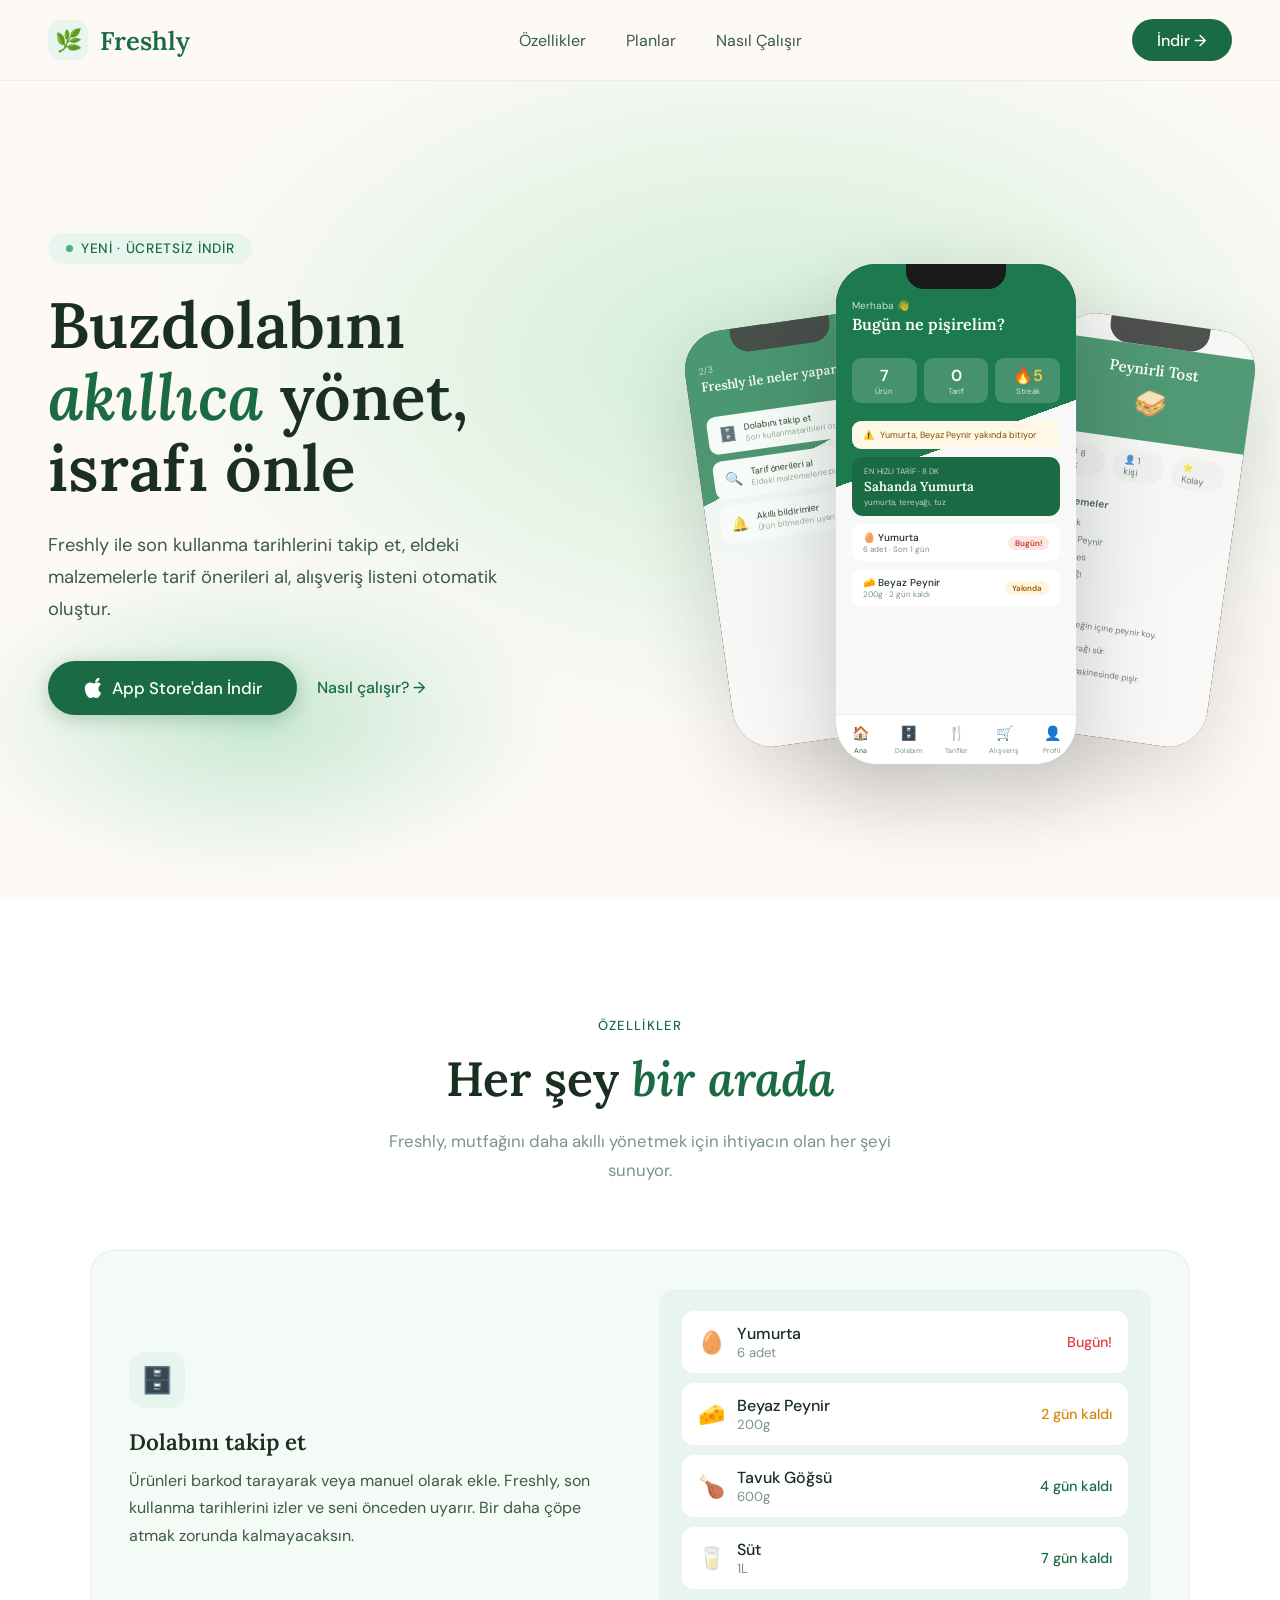
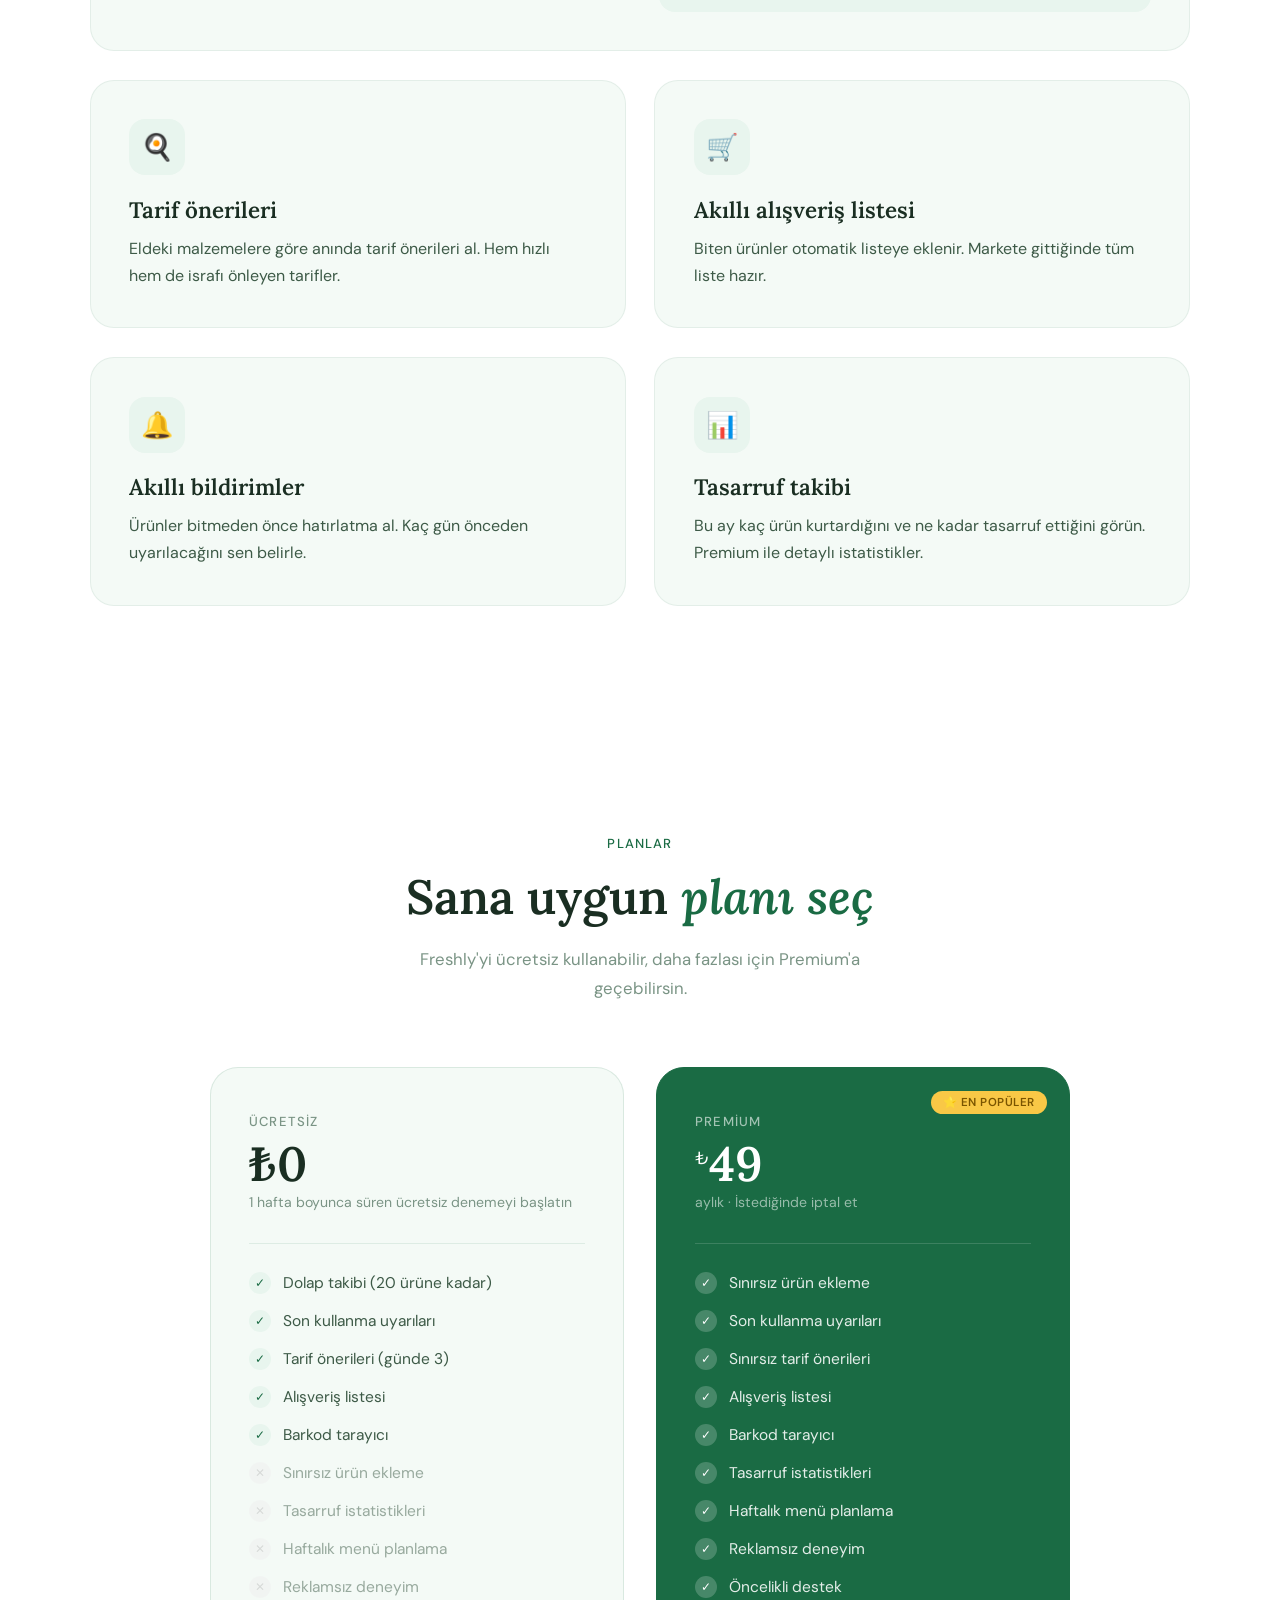
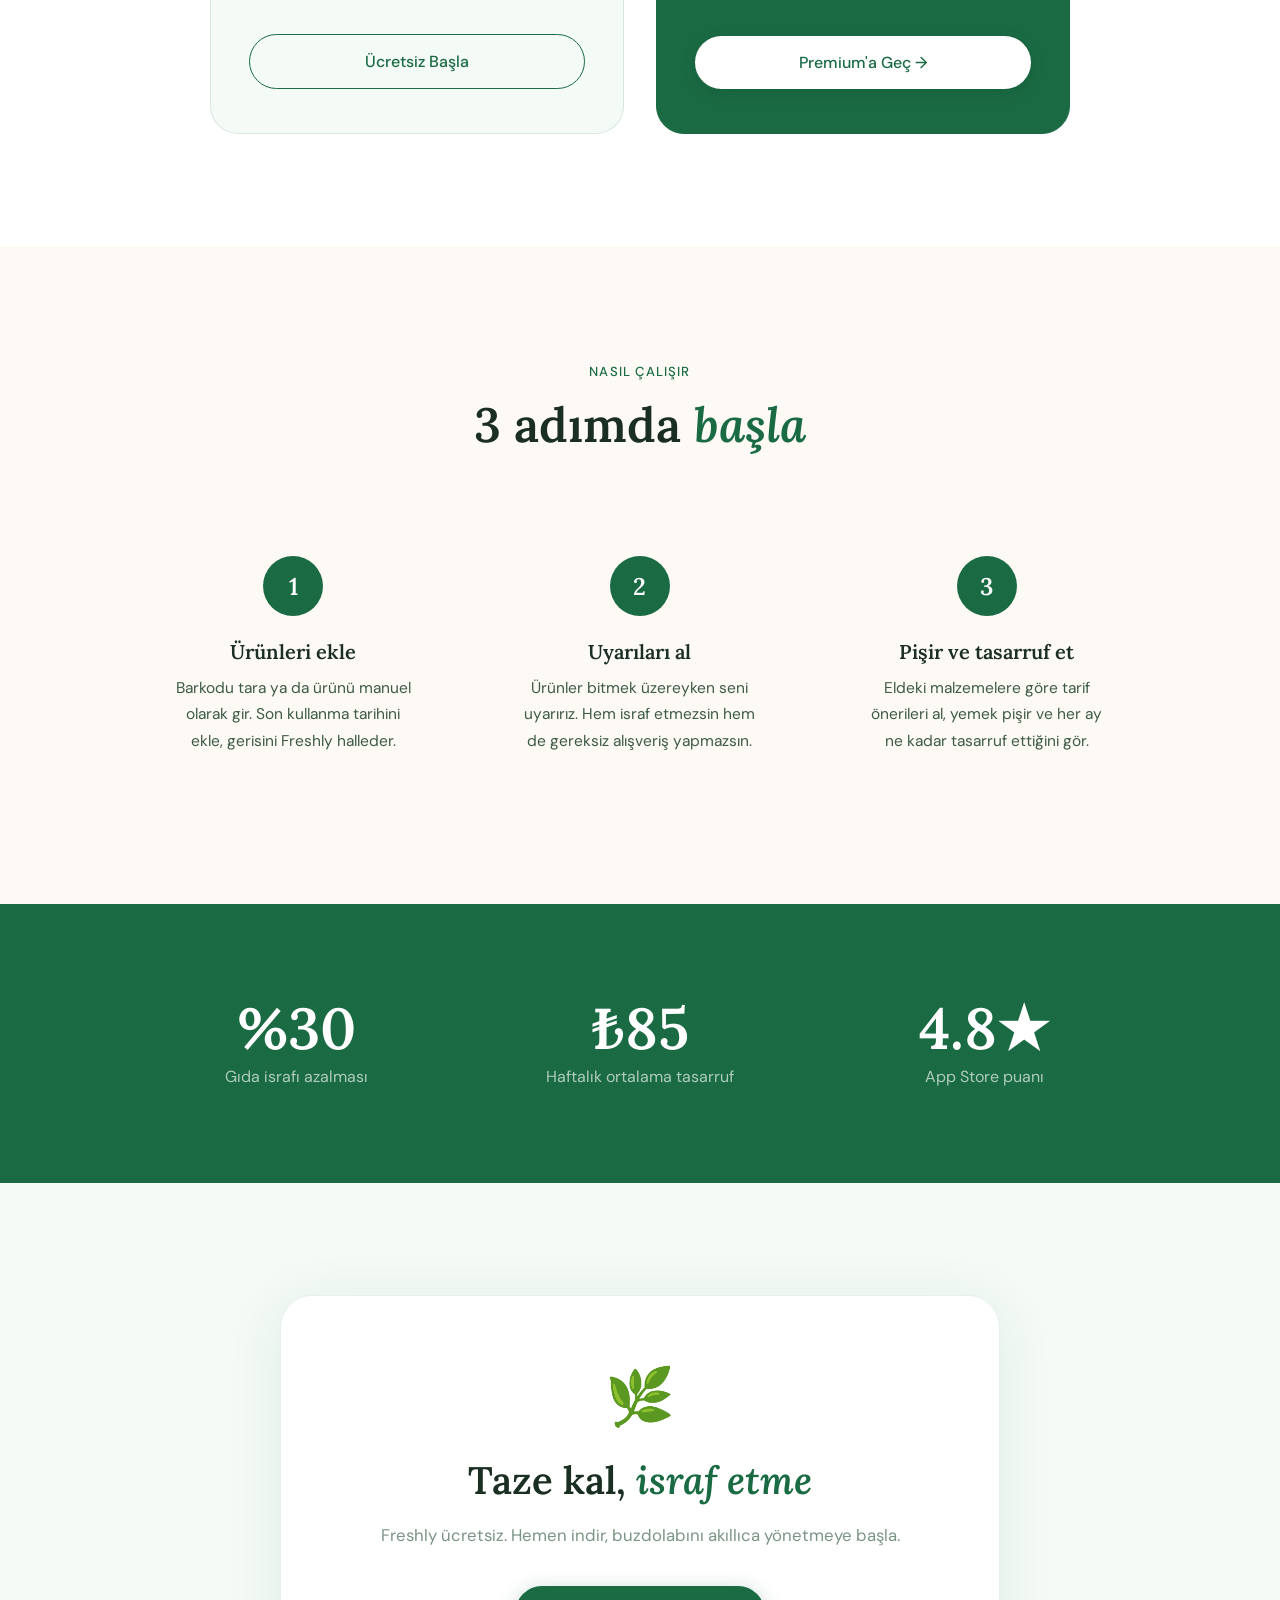
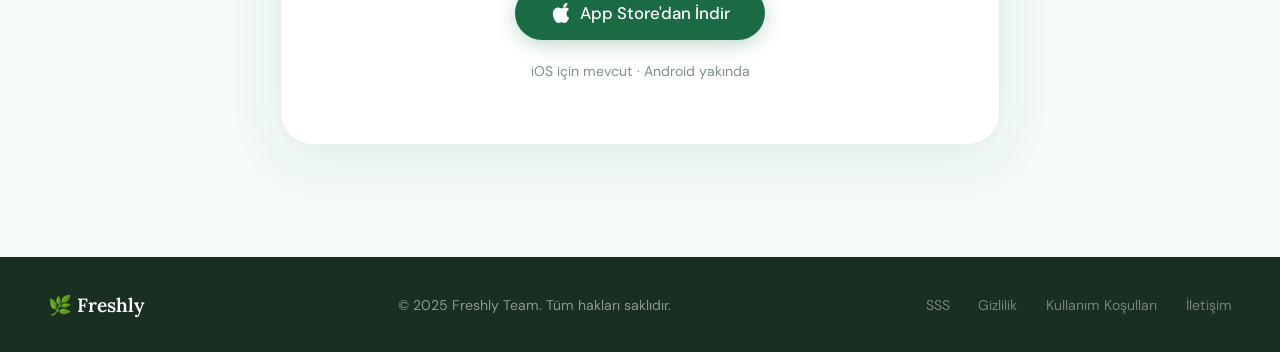
<file: index.html>
<!DOCTYPE html>
<html lang="tr">
<head>
<meta charset="UTF-8">
<meta name="viewport" content="width=device-width, initial-scale=1.0">
<title>Freshly – Buzdolabını akıllıca yönet</title>
<link rel="icon" href="data:image/svg+xml,<svg xmlns='http://www.w3.org/2000/svg' viewBox='0 0 100 100'><text y='.9em' font-size='90'>🌿</text></svg>">
<link href="https://fonts.googleapis.com/css2?family=Lora:ital,wght@0,400;0,600;1,400;1,600&family=DM+Sans:wght@300;400;500&display=swap" rel="stylesheet">
<link rel="stylesheet" href="style.css">
</head>
<body>

<nav>
  <a href="#" class="nav-logo">
    <span class="nav-logo-icon">🌿</span>
    Freshly
  </a>
  <ul class="nav-links">
    <li><a href="#features">Özellikler</a></li>
    <li><a href="#pricing">Planlar</a></li>
    <li><a href="#howitworks">Nasıl Çalışır</a></li>
  </ul>
  <a href="#download" class="nav-cta">İndir →</a>
  <div class="nav-hamburger" onclick="toggleMenu()" aria-label="Menü">
    <span></span><span></span><span></span>
  </div>
</nav>

<div class="mobile-menu" id="mobileMenu">
  <a href="#features" onclick="toggleMenu()">Özellikler</a>
  <a href="#pricing" onclick="toggleMenu()">Planlar</a>
  <a href="#howitworks" onclick="toggleMenu()">Nasıl Çalışır</a>
  <a href="#download" class="mobile-cta" onclick="toggleMenu()">İndir →</a>
</div>

<!-- HERO -->
<section class="hero">
  <div class="hero-bg"></div>
  <div class="hero-inner">
    <div class="hero-text reveal">
      <div class="hero-tag"><span></span> Yeni · Ücretsiz İndir</div>
      <h1>Buzdolabını <em>akıllıca</em> yönet, israfı önle</h1>
      <p>Freshly ile son kullanma tarihlerini takip et, eldeki malzemelerle tarif önerileri al, alışveriş listeni otomatik oluştur.</p>
      <div class="hero-actions">
        <a href="#" class="btn-primary" style="display:inline-flex;">
  <svg width="20" height="20" viewBox="0 0 814 1000" fill="white" xmlns="http://www.w3.org/2000/svg">
    <path d="M788.1 340.9c-5.8 4.5-108.2 62.2-108.2 190.5 0 148.4 130.3 200.9 134.2 202.2-.6 3.2-20.7 71.9-68.7 141.9-42.8 61.6-87.5 123.1-155.5 123.1s-85.5-39.5-164-39.5c-76 0-103.7 40.8-165.9 40.8s-105-57.8-155.5-127.4C46 790.7 0 663 0 541.8c0-207.5 135.4-317.3 269-317.3 71 0 130.1 46.8 174.9 46.8 42.8 0 109.7-49.5 189.2-49.5 30.4 0 108.2 2.6 168.6 74.9zm-111.4-192.6c33.1-39.5 56.7-95.2 56.7-150.9 0-7.7-.6-15.5-1.9-22.3-53.9 2-117.5 36.1-155.5 81.5-29.8 33.7-57.8 89.8-57.8 146.5 0 8.3 1.3 16.6 1.9 19.2 3.2.6 8.4 1.3 13.6 1.3 48.1 0 108.8-32.4 142.9-75.3z"/>
  </svg>
  App Store'dan İndir
</a>
        <a href="#features" class="btn-secondary">Nasıl çalışır? →</a>
      </div>
    </div>
    <div class="hero-phones reveal reveal-delay-2">
      <div class="phone-mockup phone-left">
        <div class="phone-screen" style="background:linear-gradient(160deg,#1d7a4e 0%,#1d7a4e 35%,#f8f8f8 35%);">
          <div class="phone-notch"></div>
          <div class="phone-header" style="padding:7px 14px 12px;">
            <div style="font-size:9px;color:rgba(255,255,255,0.7);margin-bottom:2px;">2/3</div>
            <div style="font-family:'Lora',serif;font-size:13px;font-weight:600;color:white;">Freshly ile neler yaparsın?</div>
          </div>
          <div style="flex:1;padding:10px 14px;display:flex;flex-direction:column;gap:7px;">
            <div style="background:white;border-radius:9px;padding:8px 11px;display:flex;gap:9px;align-items:center;">
              <span style="font-size:14px;">🗄️</span>
              <div><div style="font-size:9px;font-weight:500;color:#1a2e22;">Dolabını takip et</div><div style="font-size:8px;color:#7a9485;">Son kullanma tarihleri otomatik</div></div>
            </div>
            <div style="background:white;border-radius:9px;padding:8px 11px;display:flex;gap:9px;align-items:center;">
              <span style="font-size:14px;">🔍</span>
              <div><div style="font-size:9px;font-weight:500;color:#1a2e22;">Tarif önerileri al</div><div style="font-size:8px;color:#7a9485;">Eldeki malzemelerle pişir</div></div>
            </div>
            <div style="background:white;border-radius:9px;padding:8px 11px;display:flex;gap:9px;align-items:center;">
              <span style="font-size:14px;">🔔</span>
              <div><div style="font-size:9px;font-weight:500;color:#1a2e22;">Akıllı bildirimler</div><div style="font-size:8px;color:#7a9485;">Ürün bitmeden uyarı al</div></div>
            </div>
          </div>
        </div>
      </div>
      <div class="phone-mockup phone-main">
        <div class="phone-screen">
          <div class="phone-notch"></div>
          <div class="phone-header">
            <div class="phone-greeting">Merhaba 👋</div>
            <div class="phone-title">Bugün ne pişirelim?</div>
          </div>
          <div class="phone-stats">
            <div class="phone-stat"><div class="phone-stat-num">7</div><div class="phone-stat-label">Ürün</div></div>
            <div class="phone-stat"><div class="phone-stat-num">0</div><div class="phone-stat-label">Tarif</div></div>
            <div class="phone-stat"><div class="phone-stat-num" style="color:#f9c846;">🔥5</div><div class="phone-stat-label">Streak</div></div>
          </div>
          <div class="phone-body">
            <div class="phone-alert">⚠️ <span>Yumurta, Beyaz Peynir yakında bitiyor</span></div>
            <div class="phone-card">
              <div class="phone-card-label">EN HIZLI TARİF · 8 DK</div>
              <div class="phone-card-title">Sahanda Yumurta</div>
              <div class="phone-card-sub">yumurta, tereyağı, tuz</div>
            </div>
            <div class="phone-item">
              <div><div class="phone-item-name">🥚 Yumurta</div><div class="phone-item-sub">6 adet · Son 1 gün</div></div>
              <span class="phone-item-badge badge-red">Bugün!</span>
            </div>
            <div class="phone-item">
              <div><div class="phone-item-name">🧀 Beyaz Peynir</div><div class="phone-item-sub">200g · 2 gün kaldı</div></div>
              <span class="phone-item-badge badge-yellow">Yakında</span>
            </div>
          </div>
          <div class="phone-nav">
            <div class="phone-nav-item active"><div class="phone-nav-dot">🏠</div><span>Ana</span></div>
            <div class="phone-nav-item"><div class="phone-nav-dot">🗄️</div><span>Dolabım</span></div>
            <div class="phone-nav-item"><div class="phone-nav-dot">🍴</div><span>Tarifler</span></div>
            <div class="phone-nav-item"><div class="phone-nav-dot">🛒</div><span>Alışveriş</span></div>
            <div class="phone-nav-item"><div class="phone-nav-dot">👤</div><span>Profil</span></div>
          </div>
        </div>
      </div>
      <div class="phone-mockup phone-right">
        <div class="phone-screen" style="background:#f8f8f8;">
          <div class="phone-notch" style="background:#1a1a1a;"></div>
          <div style="background:#1d7a4e;padding:14px 16px;text-align:center;">
            <div style="font-family:'Lora',serif;font-size:15px;font-weight:600;color:white;">Peynirli Tost</div>
            <div style="font-size:26px;margin:7px 0;">🥪</div>
          </div>
          <div style="padding:11px 16px;display:flex;gap:8px;">
            <span style="background:#f0f0f0;border-radius:100px;padding:4px 11px;font-size:9px;color:#444;">⏱ 8 dk</span>
            <span style="background:#f0f0f0;border-radius:100px;padding:4px 11px;font-size:9px;color:#444;">👤 1 kişi</span>
            <span style="background:#f0f0f0;border-radius:100px;padding:4px 11px;font-size:9px;color:#444;">⭐ Kolay</span>
          </div>
          <div style="padding:8px 16px;">
            <div style="font-size:10px;font-weight:600;color:#1a2e22;margin-bottom:7px;">Malzemeler</div>
            <div style="font-size:9px;color:#3d5a47;line-height:1.9;">• Ekmek<br>• Beyaz Peynir<br>• Domates<br>• Tereyağı</div>
          </div>
          <div style="padding:8px 16px;">
            <div style="font-size:10px;font-weight:600;color:#1a2e22;margin-bottom:7px;">Yapılışı</div>
            <div style="display:flex;flex-direction:column;gap:6px;">
              <div style="display:flex;gap:8px;align-items:flex-start;font-size:8.5px;color:#3d5a47;"><span style="width:17px;height:17px;background:#1d7a4e;border-radius:50%;color:white;font-size:9px;display:flex;align-items:center;justify-content:center;flex-shrink:0;">1</span>Ekmeğin içine peynir koy.</div>
              <div style="display:flex;gap:8px;align-items:flex-start;font-size:8.5px;color:#3d5a47;"><span style="width:17px;height:17px;background:#1d7a4e;border-radius:50%;color:white;font-size:9px;display:flex;align-items:center;justify-content:center;flex-shrink:0;">2</span>Tereyağı sür.</div>
              <div style="display:flex;gap:8px;align-items:flex-start;font-size:8.5px;color:#3d5a47;"><span style="width:17px;height:17px;background:#1d7a4e;border-radius:50%;color:white;font-size:9px;display:flex;align-items:center;justify-content:center;flex-shrink:0;">3</span>Tost makinesinde pişir.</div>
            </div>
          </div>
        </div>
      </div>
    </div>
  </div>
</section>

<!-- FEATURES -->
<section class="features" id="features">
  <div class="section-center reveal">
    <div class="section-tag">Özellikler</div>
    <h2 class="section-title">Her şey <em>bir arada</em></h2>
    <p class="section-desc">Freshly, mutfağını daha akıllı yönetmek için ihtiyacın olan her şeyi sunuyor.</p>
  </div>
  <div class="features-grid">
    <div class="feature-card large reveal">
      <div>
        <div class="feature-icon">🗄️</div>
        <h3>Dolabını takip et</h3>
        <p>Ürünleri barkod tarayarak veya manuel olarak ekle. Freshly, son kullanma tarihlerini izler ve seni önceden uyarır. Bir daha çöpe atmak zorunda kalmayacaksın.</p>
      </div>
      <div class="feature-visual">
        <div class="fv-row"><div style="display:flex;align-items:center;"><span class="fv-emoji">🥚</span><div><div class="fv-name">Yumurta</div><div class="fv-sub">6 adet</div></div></div><span class="fv-days red">Bugün!</span></div>
        <div class="fv-row"><div style="display:flex;align-items:center;"><span class="fv-emoji">🧀</span><div><div class="fv-name">Beyaz Peynir</div><div class="fv-sub">200g</div></div></div><span class="fv-days yellow">2 gün kaldı</span></div>
        <div class="fv-row"><div style="display:flex;align-items:center;"><span class="fv-emoji">🍗</span><div><div class="fv-name">Tavuk Göğsü</div><div class="fv-sub">600g</div></div></div><span class="fv-days green">4 gün kaldı</span></div>
        <div class="fv-row"><div style="display:flex;align-items:center;"><span class="fv-emoji">🥛</span><div><div class="fv-name">Süt</div><div class="fv-sub">1L</div></div></div><span class="fv-days green">7 gün kaldı</span></div>
      </div>
    </div>
    <div class="feature-card reveal reveal-delay-1">
      <div class="feature-icon">🍳</div>
      <h3>Tarif önerileri</h3>
      <p>Eldeki malzemelere göre anında tarif önerileri al. Hem hızlı hem de israfı önleyen tarifler.</p>
    </div>
    <div class="feature-card reveal reveal-delay-2">
      <div class="feature-icon">🛒</div>
      <h3>Akıllı alışveriş listesi</h3>
      <p>Biten ürünler otomatik listeye eklenir. Markete gittiğinde tüm liste hazır.</p>
    </div>
    <div class="feature-card reveal reveal-delay-1">
      <div class="feature-icon">🔔</div>
      <h3>Akıllı bildirimler</h3>
      <p>Ürünler bitmeden önce hatırlatma al. Kaç gün önceden uyarılacağını sen belirle.</p>
    </div>
    <div class="feature-card reveal reveal-delay-2">
      <div class="feature-icon">📊</div>
      <h3>Tasarruf takibi</h3>
      <p>Bu ay kaç ürün kurtardığını ve ne kadar tasarruf ettiğini görün. Premium ile detaylı istatistikler.</p>
    </div>
  </div>
</section>

<!-- PRICING -->
<section class="pricing" id="pricing">
  <div class="section-center reveal">
    <div class="section-tag">Planlar</div>
    <h2 class="section-title">Sana uygun <em>planı seç</em></h2>
    <p class="section-desc">Freshly'yi ücretsiz kullanabilir, daha fazlası için Premium'a geçebilirsin.</p>
  </div>
  <div class="pricing-grid">
    <div class="pricing-card reveal reveal-delay-1">
      <div class="pricing-plan">Ücretsiz</div>
      <div class="pricing-price">₺0</div>
      <div class="pricing-period">1 hafta boyunca süren ücretsiz denemeyi başlatın</div>
      <div class="pricing-divider"></div>
      <ul class="pricing-features">
        <li><span class="check">✓</span> Dolap takibi (20 ürüne kadar)</li>
        <li><span class="check">✓</span> Son kullanma uyarıları</li>
        <li><span class="check">✓</span> Tarif önerileri (günde 3)</li>
        <li><span class="check">✓</span> Alışveriş listesi</li>
        <li><span class="check">✓</span> Barkod tarayıcı</li>
        <li class="disabled"><span class="cross">✕</span> Sınırsız ürün ekleme</li>
        <li class="disabled"><span class="cross">✕</span> Tasarruf istatistikleri</li>
        <li class="disabled"><span class="cross">✕</span> Haftalık menü planlama</li>
        <li class="disabled"><span class="cross">✕</span> Reklamsız deneyim</li>
      </ul>
      <a href="#download" class="pricing-btn free">Ücretsiz Başla</a>
    </div>
    <div class="pricing-card premium reveal reveal-delay-2">
      <div class="pricing-badge">⭐ En Popüler</div>
      <div class="pricing-plan">Premium</div>
      <div class="pricing-price"><span>₺</span>49</div>
      <div class="pricing-period">aylık · İstediğinde iptal et</div>
      <div class="pricing-divider"></div>
      <ul class="pricing-features">
        <li><span class="check">✓</span> Sınırsız ürün ekleme</li>
        <li><span class="check">✓</span> Son kullanma uyarıları</li>
        <li><span class="check">✓</span> Sınırsız tarif önerileri</li>
        <li><span class="check">✓</span> Alışveriş listesi</li>
        <li><span class="check">✓</span> Barkod tarayıcı</li>
        <li><span class="check">✓</span> Tasarruf istatistikleri</li>
        <li><span class="check">✓</span> Haftalık menü planlama</li>
        <li><span class="check">✓</span> Reklamsız deneyim</li>
        <li><span class="check">✓</span> Öncelikli destek</li>
      </ul>
      <a href="#download" class="pricing-btn pro">Premium'a Geç →</a>
    </div>
  </div>
</section>

<!-- HOW IT WORKS -->
<section class="howitworks" id="howitworks">
  <div class="section-center reveal">
    <div class="section-tag">Nasıl Çalışır</div>
    <h2 class="section-title">3 adımda <em>başla</em></h2>
  </div>
  <div class="steps">
    <div class="step reveal reveal-delay-1">
      <div class="step-num">1</div>
      <h3>Ürünleri ekle</h3>
      <p>Barkodu tara ya da ürünü manuel olarak gir. Son kullanma tarihini ekle, gerisini Freshly halleder.</p>
    </div>
    <div class="step reveal reveal-delay-2">
      <div class="step-num">2</div>
      <h3>Uyarıları al</h3>
      <p>Ürünler bitmek üzereyken seni uyarırız. Hem israf etmezsin hem de gereksiz alışveriş yapmazsın.</p>
    </div>
    <div class="step reveal reveal-delay-3">
      <div class="step-num">3</div>
      <h3>Pişir ve tasarruf et</h3>
      <p>Eldeki malzemelere göre tarif önerileri al, yemek pişir ve her ay ne kadar tasarruf ettiğini gör.</p>
    </div>
  </div>
</section>

<!-- STATS -->
<section class="stats">
  <div class="stats-inner">
    <div class="reveal reveal-delay-1">
      <div class="stat-num">%30</div>
      <div class="stat-label">Gıda israfı azalması</div>
    </div>
    <div class="reveal reveal-delay-2">
      <div class="stat-num">₺85</div>
      <div class="stat-label">Haftalık ortalama tasarruf</div>
    </div>
    <div class="reveal reveal-delay-3">
      <div class="stat-num">4.8★</div>
      <div class="stat-label">App Store puanı</div>
    </div>
  </div>
</section>



<!-- CTA -->
<section class="cta-section" id="download">
  <div class="cta-card reveal">
    <div class="cta-icon">🌿</div>
    <h2>Taze kal, <em>israf etme</em></h2>
    <p>Freshly ücretsiz. Hemen indir, buzdolabını akıllıca yönetmeye başla.</p>
    <a href="#" class="btn-primary" style="display:inline-flex;">
  <svg width="20" height="20" viewBox="0 0 814 1000" fill="white" xmlns="http://www.w3.org/2000/svg">
    <path d="M788.1 340.9c-5.8 4.5-108.2 62.2-108.2 190.5 0 148.4 130.3 200.9 134.2 202.2-.6 3.2-20.7 71.9-68.7 141.9-42.8 61.6-87.5 123.1-155.5 123.1s-85.5-39.5-164-39.5c-76 0-103.7 40.8-165.9 40.8s-105-57.8-155.5-127.4C46 790.7 0 663 0 541.8c0-207.5 135.4-317.3 269-317.3 71 0 130.1 46.8 174.9 46.8 42.8 0 109.7-49.5 189.2-49.5 30.4 0 108.2 2.6 168.6 74.9zm-111.4-192.6c33.1-39.5 56.7-95.2 56.7-150.9 0-7.7-.6-15.5-1.9-22.3-53.9 2-117.5 36.1-155.5 81.5-29.8 33.7-57.8 89.8-57.8 146.5 0 8.3 1.3 16.6 1.9 19.2 3.2.6 8.4 1.3 13.6 1.3 48.1 0 108.8-32.4 142.9-75.3z"/>
  </svg>
  App Store'dan İndir
</a>
    <div class="cta-note">iOS için mevcut · Android yakında</div>
  </div>
</section>

<footer>
  <div class="footer-logo">🌿 Freshly</div>
  <div>© 2025 Freshly Team. Tüm hakları saklıdır.</div>
  <div class="footer-links">
    <a href="sss.html">SSS</a>
    <a href="#">Gizlilik</a>
    <a href="#">Kullanım Koşulları</a>
    <a href="iletisim.html">İletişim</a>
  </div>
</footer>

<script>
function toggleFaq(btn) {
  const item = btn.parentElement;
  const isOpen = item.classList.contains('open');
  document.querySelectorAll('.faq-item').forEach(i => i.classList.remove('open'));
  if (!isOpen) item.classList.add('open');
}

function toggleMenu() {
  document.getElementById('mobileMenu').classList.toggle('open');
}

// Scroll reveal
const observer = new IntersectionObserver((entries) => {
  entries.forEach(entry => {
    if (entry.isIntersecting) {
      entry.target.classList.add('visible');
    }
  });
}, { threshold: 0.12 });

document.querySelectorAll('.reveal').forEach(el => observer.observe(el));
</script>
</body>
</html>
</file>
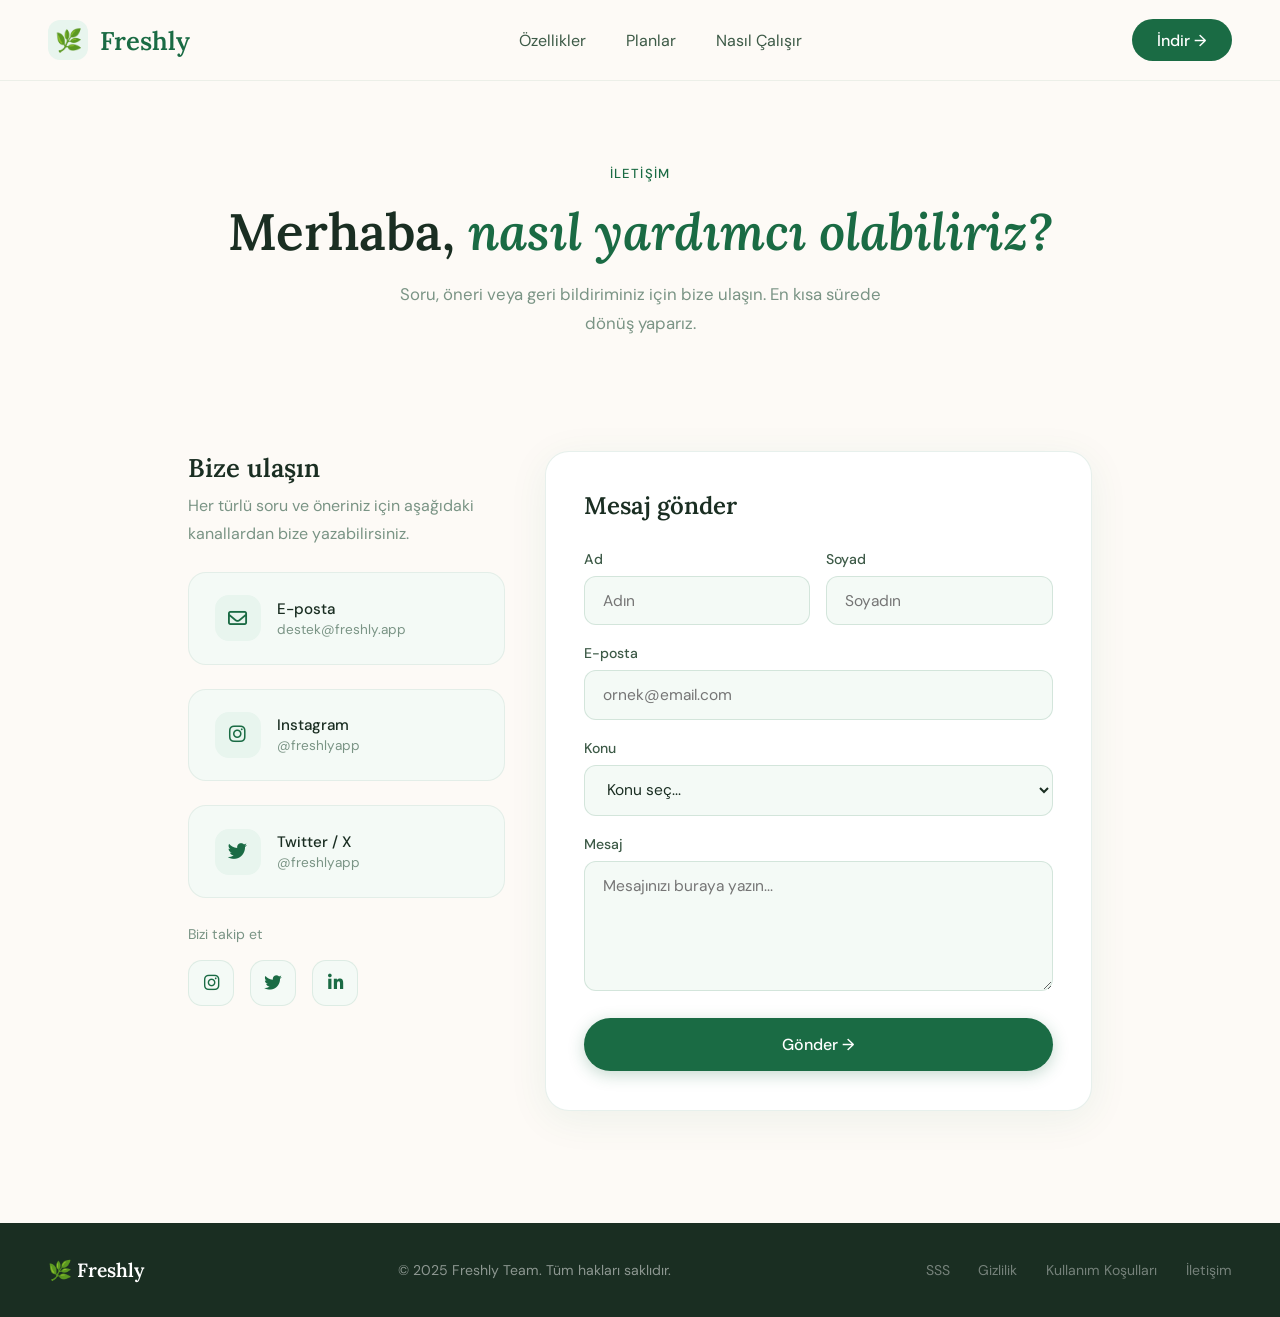
<file: iletisim.html>
<!DOCTYPE html>
<html lang="tr">
<head>
<meta charset="UTF-8">
<meta name="viewport" content="width=device-width, initial-scale=1.0">
<title>İletişim – Freshly</title>
<link rel="icon" href="data:image/svg+xml,<svg xmlns='http://www.w3.org/2000/svg' viewBox='0 0 100 100'><text y='.9em' font-size='90'>🌿</text></svg>">
<link href="https://fonts.googleapis.com/css2?family=Lora:ital,wght@0,400;0,600;1,400;1,600&family=DM+Sans:wght@300;400;500&display=swap" rel="stylesheet">
<link rel="stylesheet" href="https://cdnjs.cloudflare.com/ajax/libs/font-awesome/6.5.0/css/all.min.css">
<link rel="stylesheet" href="style.css">
<style>
  .contact-hero {
    padding: 10rem 3rem 4rem; text-align: center; background: var(--cream);
  }
  .contact-grid {
    max-width: 1000px; margin: 0 auto;
    display: grid; grid-template-columns: 1fr 1fr; gap: 2.5rem;
    padding: 3rem 3rem 7rem;
  }
  .contact-info { display: flex; flex-direction: column; gap: 1.5rem; }
  .contact-info h2 { font-family: 'Lora', serif; font-size: 1.6rem; font-weight: 600; color: var(--text-dark); margin-bottom: 0.5rem; }
  .contact-info p { font-size: 1rem; color: var(--text-muted); line-height: 1.75; }
  .contact-card {
    background: var(--green-pale); border-radius: 18px;
    padding: 1.4rem 1.6rem; border: 1px solid rgba(26,107,68,0.08);
    display: flex; align-items: center; gap: 1rem;
    text-decoration: none; transition: transform 0.2s, box-shadow 0.2s;
  }
  .contact-card:hover { transform: translateY(-3px); box-shadow: 0 8px 28px rgba(26,107,68,0.1); }
  .contact-card-icon {
    width: 46px; height: 46px; border-radius: 14px;
    background: var(--green-light); color: var(--green-deep);
    display: flex; align-items: center; justify-content: center; font-size: 1.2rem;
    flex-shrink: 0;
  }
  .contact-card-title { font-weight: 500; font-size: 0.95rem; color: var(--text-dark); }
  .contact-card-sub { font-size: 0.85rem; color: var(--text-muted); margin-top: 2px; }

  .social-links { display: flex; gap: 1rem; margin-top: 0.5rem; }
  .social-btn {
    width: 46px; height: 46px; border-radius: 14px;
    background: var(--green-pale); border: 1px solid rgba(26,107,68,0.1);
    color: var(--green-deep); font-size: 1.1rem;
    display: flex; align-items: center; justify-content: center;
    text-decoration: none; transition: all 0.2s;
  }
  .social-btn:hover { background: var(--green-deep); color: white; transform: translateY(-2px); }

  /* FORM */
  .contact-form {
    background: white; border-radius: 24px; padding: 2.4rem;
    border: 1px solid rgba(26,107,68,0.1);
    box-shadow: 0 8px 40px rgba(26,107,68,0.07);
  }
  .contact-form h2 { font-family: 'Lora', serif; font-size: 1.5rem; font-weight: 600; color: var(--text-dark); margin-bottom: 1.8rem; }
  .form-group { display: flex; flex-direction: column; gap: 0.5rem; margin-bottom: 1.2rem; }
  .form-group label { font-size: 0.88rem; font-weight: 500; color: var(--text-mid); }
  .form-group input, .form-group textarea, .form-group select {
    padding: 0.85rem 1.1rem; border-radius: 12px;
    border: 1.5px solid rgba(26,107,68,0.15);
    font-family: 'DM Sans', sans-serif; font-size: 0.97rem; color: var(--text-dark);
    background: var(--green-pale); outline: none;
    transition: border-color 0.2s, box-shadow 0.2s;
  }
  .form-group input:focus, .form-group textarea:focus, .form-group select:focus {
    border-color: var(--green-deep);
    box-shadow: 0 0 0 3px rgba(26,107,68,0.08);
  }
  .form-group textarea { resize: vertical; min-height: 130px; }
  .form-row { display: grid; grid-template-columns: 1fr 1fr; gap: 1rem; }
  .form-submit {
    width: 100%; padding: 1rem; border-radius: 100px;
    background: var(--green-deep); color: white; border: none;
    font-family: 'DM Sans', sans-serif; font-size: 1rem; font-weight: 500;
    cursor: pointer; transition: all 0.2s; margin-top: 0.5rem;
    box-shadow: 0 4px 16px rgba(26,107,68,0.25);
  }
  .form-submit:hover { background: var(--green-mid); transform: translateY(-2px); box-shadow: 0 8px 24px rgba(26,107,68,0.3); }
  .form-success {
    display: none; text-align: center; padding: 2rem;
  }
  .form-success .success-icon { font-size: 3rem; margin-bottom: 1rem; }
  .form-success h3 { font-family: 'Lora', serif; font-size: 1.4rem; color: var(--text-dark); margin-bottom: 0.5rem; }
  .form-success p { color: var(--text-muted); font-size: 0.97rem; }

  @media (max-width: 900px) {
    .contact-grid { grid-template-columns: 1fr; padding: 2rem 1.5rem 5rem; }
    .form-row { grid-template-columns: 1fr; }
    .contact-hero { padding: 8rem 1.5rem 3rem; }
  }
</style>
</head>
<body>

<nav>
  <a href="index.html" class="nav-logo">
    <span class="nav-logo-icon">🌿</span>
    Freshly
  </a>
  <ul class="nav-links">
    <li><a href="index.html#features">Özellikler</a></li>
    <li><a href="index.html#pricing">Planlar</a></li>
    <li><a href="index.html#howitworks">Nasıl Çalışır</a></li>
  </ul>
  <a href="index.html#download" class="nav-cta">İndir →</a>
  <div class="nav-hamburger" onclick="toggleMenu()" aria-label="Menü">
    <span></span><span></span><span></span>
  </div>
</nav>

<div class="mobile-menu" id="mobileMenu">
  <a href="index.html#features" onclick="toggleMenu()">Özellikler</a>
  <a href="index.html#pricing" onclick="toggleMenu()">Planlar</a>
  <a href="index.html#howitworks" onclick="toggleMenu()">Nasıl Çalışır</a>
  <a href="index.html#download" class="mobile-cta" onclick="toggleMenu()">İndir →</a>
</div>

<section class="contact-hero">
  <div class="section-tag">İletişim</div>
  <h1 style="font-family:'Lora',serif; font-size:clamp(2.2rem,4vw,3.2rem); font-weight:600; color:var(--text-dark); margin-bottom:1rem;">
    Merhaba, <em style="font-style:italic;color:var(--green-deep);">nasıl yardımcı olabiliriz?</em>
  </h1>
  <p style="font-size:1.05rem; color:var(--text-muted); max-width:500px; margin:0 auto; line-height:1.75;">
    Soru, öneri veya geri bildiriminiz için bize ulaşın. En kısa sürede dönüş yaparız.
  </p>
</section>

<div class="contact-grid">
  <!-- SOL: BİLGİLER -->
  <div class="contact-info reveal">
    <div>
      <h2>Bize ulaşın</h2>
      <p>Her türlü soru ve öneriniz için aşağıdaki kanallardan bize yazabilirsiniz.</p>
    </div>

    <a href="mailto:destek@freshly.app" class="contact-card">
      <div class="contact-card-icon"><i class="fa-regular fa-envelope"></i></div>
      <div>
        <div class="contact-card-title">E-posta</div>
        <div class="contact-card-sub">destek@freshly.app</div>
      </div>
    </a>

    <a href="#" class="contact-card">
      <div class="contact-card-icon"><i class="fa-brands fa-instagram"></i></div>
      <div>
        <div class="contact-card-title">Instagram</div>
        <div class="contact-card-sub">@freshlyapp</div>
      </div>
    </a>

    <a href="#" class="contact-card">
      <div class="contact-card-icon"><i class="fa-brands fa-twitter"></i></div>
      <div>
        <div class="contact-card-title">Twitter / X</div>
        <div class="contact-card-sub">@freshlyapp</div>
      </div>
    </a>

    <div>
      <p style="font-size:0.88rem; color:var(--text-muted); margin-bottom:0.8rem;">Bizi takip et</p>
      <div class="social-links">
        <a href="#" class="social-btn" aria-label="Instagram"><i class="fa-brands fa-instagram"></i></a>
        <a href="#" class="social-btn" aria-label="Twitter"><i class="fa-brands fa-twitter"></i></a>
        <a href="#" class="social-btn" aria-label="LinkedIn"><i class="fa-brands fa-linkedin-in"></i></a>
      </div>
    </div>
  </div>

  <!-- SAĞ: FORM -->
  <div class="contact-form reveal reveal-delay-2">
    <h2>Mesaj gönder</h2>
    <div id="formContent">
      <div class="form-row">
        <div class="form-group">
          <label>Ad</label>
          <input type="text" placeholder="Adın" id="firstName">
        </div>
        <div class="form-group">
          <label>Soyad</label>
          <input type="text" placeholder="Soyadın" id="lastName">
        </div>
      </div>
      <div class="form-group">
        <label>E-posta</label>
        <input type="email" placeholder="ornek@email.com" id="email">
      </div>
      <div class="form-group">
        <label>Konu</label>
        <select id="subject">
          <option value="">Konu seç...</option>
          <option>Teknik destek</option>
          <option>Premium / Ödeme</option>
          <option>Öneri veya geri bildirim</option>
          <option>Basın & İş birliği</option>
          <option>Diğer</option>
        </select>
      </div>
      <div class="form-group">
        <label>Mesaj</label>
        <textarea placeholder="Mesajınızı buraya yazın..." id="message"></textarea>
      </div>
      <button class="form-submit" onclick="submitForm()">Gönder →</button>
    </div>
    <div class="form-success" id="formSuccess">
      <div class="success-icon">🌿</div>
      <h3>Mesajın ulaştı!</h3>
      <p>En kısa sürede sana dönüş yapacağız. Teşekkürler!</p>
    </div>
  </div>
</div>

<footer>
  <div class="footer-logo">🌿 Freshly</div>
  <div>© 2025 Freshly Team. Tüm hakları saklıdır.</div>
  <div class="footer-links">
    <a href="sss.html">SSS</a>
    <a href="#">Gizlilik</a>
    <a href="#">Kullanım Koşulları</a>
    <a href="iletisim.html">İletişim</a>
  </div>
</footer>

<script>
function submitForm() {
  const fields = ['firstName', 'lastName', 'email', 'subject', 'message'];
  for (const id of fields) {
    if (!document.getElementById(id).value.trim()) {
      alert('Lütfen tüm alanları doldurun.');
      return;
    }
  }
  document.getElementById('formContent').style.display = 'none';
  document.getElementById('formSuccess').style.display = 'block';
}
function toggleMenu() {
  document.getElementById('mobileMenu').classList.toggle('open');
}
const observer = new IntersectionObserver((entries) => {
  entries.forEach(entry => { if (entry.isIntersecting) entry.target.classList.add('visible'); });
}, { threshold: 0.12 });
document.querySelectorAll('.reveal').forEach(el => observer.observe(el));
</script>
</body>
</html>
</file>
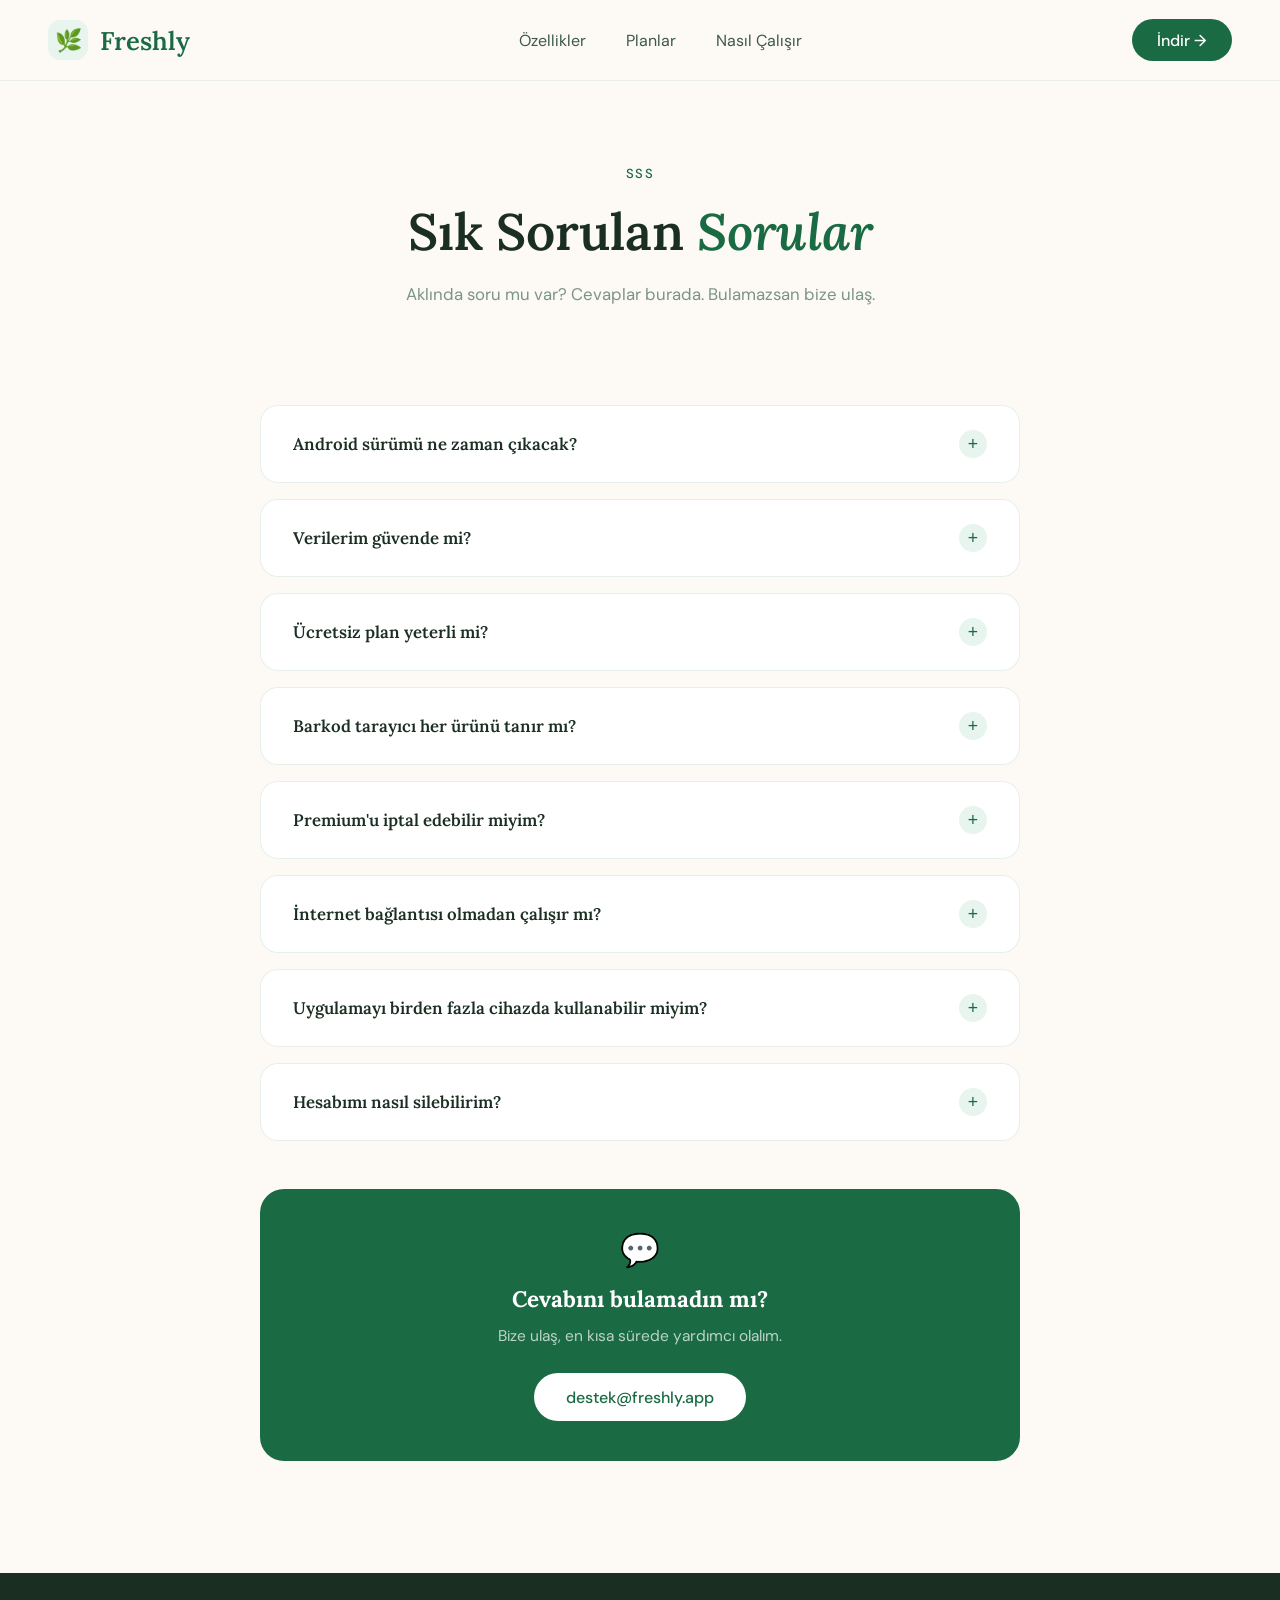
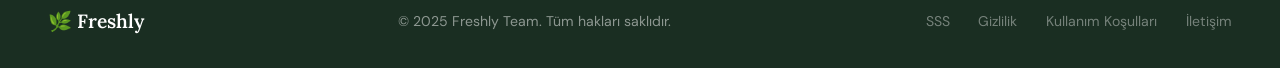
<file: sss.html>
<!DOCTYPE html>
<html lang="tr">
<head>
<meta charset="UTF-8">
<meta name="viewport" content="width=device-width, initial-scale=1.0">
<title>SSS – Freshly</title>
<link rel="icon" href="data:image/svg+xml,<svg xmlns='http://www.w3.org/2000/svg' viewBox='0 0 100 100'><text y='.9em' font-size='90'>🌿</text></svg>">
<link href="https://fonts.googleapis.com/css2?family=Lora:ital,wght@0,400;0,600;1,400;1,600&family=DM+Sans:wght@300;400;500&display=swap" rel="stylesheet">
<link rel="stylesheet" href="style.css">
</head>
<body>

<nav>
  <a href="index.html" class="nav-logo">
    <span class="nav-logo-icon">🌿</span>
    Freshly
  </a>
  <ul class="nav-links">
    <li><a href="index.html#features">Özellikler</a></li>
    <li><a href="index.html#pricing">Planlar</a></li>
    <li><a href="index.html#howitworks">Nasıl Çalışır</a></li>
  </ul>
  <a href="index.html#download" class="nav-cta">İndir →</a>
  <div class="nav-hamburger" onclick="toggleMenu()" aria-label="Menü">
    <span></span><span></span><span></span>
  </div>
</nav>

<div class="mobile-menu" id="mobileMenu">
  <a href="index.html#features" onclick="toggleMenu()">Özellikler</a>
  <a href="index.html#pricing" onclick="toggleMenu()">Planlar</a>
  <a href="index.html#howitworks" onclick="toggleMenu()">Nasıl Çalışır</a>
  <a href="index.html#download" class="mobile-cta" onclick="toggleMenu()">İndir →</a>
</div>

<!-- SSS HERO -->
<section style="padding: 10rem 3rem 4rem; text-align: center; background: var(--cream);">
  <div class="section-tag">SSS</div>
  <h1 style="font-family:'Lora',serif; font-size: clamp(2.2rem,4vw,3.2rem); font-weight:600; color:var(--text-dark); margin-bottom:1rem;">
    Sık Sorulan <em style="font-style:italic;color:var(--green-deep);">Sorular</em>
  </h1>
  <p style="font-size:1.05rem; color:var(--text-muted); max-width:520px; margin:0 auto; line-height:1.75;">
    Aklında soru mu var? Cevaplar burada. Bulamazsan bize ulaş.
  </p>
</section>

<!-- SSS LİSTESİ -->
<section class="faq" style="padding-top: 2rem;">
  <div class="faq-list">

    <div class="faq-item reveal">
      <button class="faq-question" onclick="toggleFaq(this)">
        <span>Android sürümü ne zaman çıkacak?</span>
        <div class="faq-icon">+</div>
      </button>
      <div class="faq-answer">
        <p>Android sürümü üzerinde aktif olarak çalışıyoruz. Çıkış tarihinden haberdar olmak için indirme sayfasındaki bekleme listesine katılabilirsin.</p>
      </div>
    </div>

    <div class="faq-item reveal reveal-delay-1">
      <button class="faq-question" onclick="toggleFaq(this)">
        <span>Verilerim güvende mi?</span>
        <div class="faq-icon">+</div>
      </button>
      <div class="faq-answer">
        <p>Tüm veriler şifreli olarak saklanır ve hiçbir zaman üçüncü taraflarla paylaşılmaz. Gizlilik politikamızı istediğin zaman inceleyebilirsin.</p>
      </div>
    </div>

    <div class="faq-item reveal reveal-delay-2">
      <button class="faq-question" onclick="toggleFaq(this)">
        <span>Ücretsiz plan yeterli mi?</span>
        <div class="faq-icon">+</div>
      </button>
      <div class="faq-answer">
        <p>Ücretsiz plan günlük kullanım için gayet yeterli — 20 ürün, günde 3 tarif önerisi ve alışveriş listesi dahil. Daha fazlasına ihtiyaç duyarsan Premium'a geçebilirsin.</p>
      </div>
    </div>

    <div class="faq-item reveal reveal-delay-1">
      <button class="faq-question" onclick="toggleFaq(this)">
        <span>Barkod tarayıcı her ürünü tanır mı?</span>
        <div class="faq-icon">+</div>
      </button>
      <div class="faq-answer">
        <p>Türkiye'deki büyük market zincirlerinin ürünlerinin büyük çoğunluğunu tanıyoruz. Tanınmayan ürünleri manuel olarak da ekleyebilirsin.</p>
      </div>
    </div>

    <div class="faq-item reveal reveal-delay-2">
      <button class="faq-question" onclick="toggleFaq(this)">
        <span>Premium'u iptal edebilir miyim?</span>
        <div class="faq-icon">+</div>
      </button>
      <div class="faq-answer">
        <p>Evet, istediğin zaman App Store üzerinden iptal edebilirsin. İptal ettiğinde mevcut dönem sonuna kadar Premium özelliklerini kullanmaya devam edersin.</p>
      </div>
    </div>

    <div class="faq-item reveal reveal-delay-3">
      <button class="faq-question" onclick="toggleFaq(this)">
        <span>İnternet bağlantısı olmadan çalışır mı?</span>
        <div class="faq-icon">+</div>
      </button>
      <div class="faq-answer">
        <p>Temel özellikler çevrimdışı da çalışır. Dolap takibi ve alışveriş listesine internet olmadan da erişebilirsin. Tarif önerileri için bağlantı gereklidir.</p>
      </div>
    </div>

    <div class="faq-item reveal reveal-delay-1">
      <button class="faq-question" onclick="toggleFaq(this)">
        <span>Uygulamayı birden fazla cihazda kullanabilir miyim?</span>
        <div class="faq-icon">+</div>
      </button>
      <div class="faq-answer">
        <p>Evet, aynı hesapla birden fazla iOS cihazda kullanabilirsin. Veriler otomatik olarak senkronize edilir.</p>
      </div>
    </div>

    <div class="faq-item reveal reveal-delay-2">
      <button class="faq-question" onclick="toggleFaq(this)">
        <span>Hesabımı nasıl silebilirim?</span>
        <div class="faq-icon">+</div>
      </button>
      <div class="faq-answer">
        <p>Uygulama içinde Profil → Ayarlar → Hesabı Sil adımlarını takip edebilirsin. Tüm veriler kalıcı olarak silinir.</p>
      </div>
    </div>

  </div>

  <!-- İletişim kutusu -->
  <div style="max-width:760px; margin: 3rem auto 0; background: var(--green-deep); border-radius: 24px; padding: 2.5rem; text-align:center;">
    <div style="font-size:2rem; margin-bottom:0.8rem;">💬</div>
    <h3 style="font-family:'Lora',serif; font-size:1.4rem; color:white; margin-bottom:0.6rem;">Cevabını bulamadın mı?</h3>
    <p style="color:rgba(255,255,255,0.7); font-size:0.97rem; margin-bottom:1.5rem; line-height:1.7;">Bize ulaş, en kısa sürede yardımcı olalım.</p>
    <a href="mailto:destek@freshly.app" style="background:white; color:var(--green-deep); padding:0.85rem 2rem; border-radius:100px; font-size:1rem; font-weight:500; text-decoration:none; display:inline-block; transition: all 0.2s;">
      destek@freshly.app
    </a>
  </div>
</section>

<footer>
  <div class="footer-logo">🌿 Freshly</div>
  <div>© 2025 Freshly Team. Tüm hakları saklıdır.</div>
  <div class="footer-links">
    <a href="sss.html">SSS</a>
    <a href="#">Gizlilik</a>
    <a href="#">Kullanım Koşulları</a>
    <a href="iletisim.html">İletişim</a>
  </div>
</footer>

<script>
function toggleFaq(btn) {
  const item = btn.parentElement;
  const isOpen = item.classList.contains('open');
  document.querySelectorAll('.faq-item').forEach(i => i.classList.remove('open'));
  if (!isOpen) item.classList.add('open');
}
function toggleMenu() {
  document.getElementById('mobileMenu').classList.toggle('open');
}
const observer = new IntersectionObserver((entries) => {
  entries.forEach(entry => { if (entry.isIntersecting) entry.target.classList.add('visible'); });
}, { threshold: 0.12 });
document.querySelectorAll('.reveal').forEach(el => observer.observe(el));
</script>
</body>
</html>
</file>
<file: style.css>
*, *::before, *::after { box-sizing: border-box; margin: 0; padding: 0; }

:root {
  --green-deep: #1a6b44;
  --green-mid: #2d8a5c;
  --green-light: #e8f5ee;
  --green-pale: #f4faf6;
  --green-accent: #4caf7d;
  --cream: #fdfaf6;
  --text-dark: #1a2e22;
  --text-mid: #3d5a47;
  --text-muted: #7a9485;
}

html { scroll-behavior: smooth; }
body { font-family: 'DM Sans', sans-serif; background: var(--cream); color: var(--text-dark); overflow-x: hidden; font-size: 18px; }

/* NAV */
nav {
  position: fixed; top: 0; left: 0; right: 0; z-index: 100;
  display: flex; align-items: center; justify-content: space-between;
  padding: 1.2rem 3rem;
  background: rgba(253,250,246,0.93); backdrop-filter: blur(14px);
  border-bottom: 1px solid rgba(26,107,68,0.08);
}
.nav-logo {
  display: flex; align-items: center; gap: 12px;
  font-family: 'Lora', serif; font-size: 1.6rem; font-weight: 600;
  color: var(--green-deep); text-decoration: none;
}
.nav-logo-icon { width: 40px; height: 40px; background: var(--green-light); border-radius: 12px; display: flex; align-items: center; justify-content: center; font-size: 22px; }
.nav-links { display: flex; gap: 2.5rem; list-style: none; }
.nav-links a { text-decoration: none; font-size: 1rem; color: var(--text-mid); transition: color 0.2s; }
.nav-links a:hover { color: var(--green-deep); }
.nav-cta { background: var(--green-deep); color: white; padding: 0.65rem 1.6rem; border-radius: 100px; font-size: 1rem; font-weight: 500; text-decoration: none; transition: background 0.2s, transform 0.15s; }
.nav-cta:hover { background: var(--green-mid); transform: translateY(-1px); }

/* HAMBURGER */
.nav-hamburger { display: none; flex-direction: column; gap: 5px; cursor: pointer; padding: 4px; }
.nav-hamburger span { width: 26px; height: 2px; background: var(--green-deep); border-radius: 2px; transition: all 0.3s; }
.mobile-menu { display: none; position: fixed; top: 70px; left: 0; right: 0; background: var(--cream); border-bottom: 1px solid rgba(26,107,68,0.1); padding: 1.5rem 2rem; z-index: 99; flex-direction: column; gap: 1.2rem; }
.mobile-menu.open { display: flex; }
.mobile-menu a { text-decoration: none; font-size: 1.1rem; color: var(--text-mid); padding: 0.5rem 0; border-bottom: 1px solid rgba(26,107,68,0.08); }
.mobile-menu .mobile-cta { background: var(--green-deep); color: white; padding: 0.8rem 1.5rem; border-radius: 100px; text-align: center; border: none; }

/* HERO */
.hero { min-height: 100vh; display: flex; align-items: center; justify-content: center; position: relative; overflow: hidden; padding: 8rem 3rem 5rem; }
.hero-bg { position: absolute; inset: 0; background: radial-gradient(ellipse 70% 60% at 60% 40%, #d0eed9 0%, transparent 70%), radial-gradient(ellipse 40% 30% at 20% 80%, #c8e8d4 0%, transparent 60%); pointer-events: none; }
.hero-inner { position: relative; max-width: 1200px; width: 100%; display: grid; grid-template-columns: 1fr 1fr; gap: 5rem; align-items: center; }
.hero-tag { display: inline-flex; align-items: center; gap: 8px; background: var(--green-light); color: var(--green-deep); font-size: 0.85rem; font-weight: 500; letter-spacing: 0.05em; padding: 7px 18px; border-radius: 100px; margin-bottom: 1.6rem; text-transform: uppercase; }
.hero-tag span { width: 7px; height: 7px; background: var(--green-accent); border-radius: 50%; }
.hero h1 { font-family: 'Lora', serif; font-size: clamp(2.8rem, 5vw, 4.2rem); font-weight: 600; line-height: 1.12; color: var(--text-dark); margin-bottom: 1.5rem; }
.hero h1 em { font-style: italic; color: var(--green-deep); }
.hero p { font-size: 1.15rem; line-height: 1.75; color: var(--text-mid); max-width: 460px; margin-bottom: 2.2rem; }
.hero-actions { display: flex; gap: 1.2rem; align-items: center; flex-wrap: wrap; }
.btn-primary { background: var(--green-deep); color: white; padding: 1rem 2.2rem; border-radius: 100px; font-size: 1.05rem; font-weight: 500; text-decoration: none; display: inline-flex; align-items: center; gap: 9px; transition: all 0.2s; box-shadow: 0 4px 20px rgba(26,107,68,0.28); }
.btn-primary:hover { background: var(--green-mid); transform: translateY(-2px); box-shadow: 0 8px 28px rgba(26,107,68,0.32); }
.btn-secondary { color: var(--green-deep); font-size: 1rem; font-weight: 500; text-decoration: none; display: inline-flex; align-items: center; gap: 7px; transition: gap 0.2s; }
.btn-secondary:hover { gap: 11px; }

/* PHONES */
.hero-phones { position: relative; display: flex; justify-content: center; align-items: flex-end; height: 580px; }
.phone-mockup { position: absolute; background: #1a1a1a; border-radius: 40px; box-shadow: 0 32px 90px rgba(0,0,0,0.2), 0 0 0 1px rgba(255,255,255,0.08); overflow: hidden; }
.phone-main { width: 240px; height: 500px; bottom: 0; left: 50%; transform: translateX(-50%); z-index: 3; animation: float 4s ease-in-out infinite; }
.phone-left { width: 200px; height: 420px; bottom: 24px; left: 5%; z-index: 2; opacity: 0.75; transform: rotate(-8deg); }
.phone-right { width: 200px; height: 420px; bottom: 24px; right: 0%; z-index: 2; opacity: 0.75; transform: rotate(8deg); }
.phone-screen { width: 100%; height: 100%; background: linear-gradient(160deg, #1d7a4e 0%, #1d7a4e 38%, #f8f8f8 38%); display: flex; flex-direction: column; }
.phone-notch { width: 100px; height: 25px; background: #1a1a1a; border-radius: 0 0 18px 18px; margin: 0 auto; z-index: 10; position: relative; }
.phone-header { padding: 10px 16px 16px; color: white; }
.phone-greeting { font-size: 10px; opacity: 0.75; margin-bottom: 2px; }
.phone-title { font-family: 'Lora', serif; font-size: 16px; font-weight: 600; }
.phone-stats { display: flex; gap: 7px; margin: 8px 16px; }
.phone-stat { flex: 1; background: rgba(255,255,255,0.18); border-radius: 9px; padding: 7px; text-align: center; color: white; }
.phone-stat-num { font-size: 16px; font-weight: 600; }
.phone-stat-label { font-size: 8px; opacity: 0.75; }
.phone-body { flex: 1; padding: 10px 16px; display: flex; flex-direction: column; gap: 8px; }
.phone-alert { background: #fff8e6; border-radius: 9px; padding: 8px 11px; font-size: 9px; color: #7a5500; display: flex; gap: 6px; align-items: center; }
.phone-card { background: var(--green-deep); border-radius: 11px; padding: 9px 12px; color: white; }
.phone-card-label { font-size: 8px; opacity: 0.7; margin-bottom: 2px; }
.phone-card-title { font-family: 'Lora', serif; font-size: 13px; font-weight: 600; }
.phone-card-sub { font-size: 8px; opacity: 0.7; margin-top: 2px; }
.phone-item { background: white; border-radius: 9px; padding: 7px 11px; display: flex; align-items: center; justify-content: space-between; }
.phone-item-name { font-weight: 500; font-size: 10px; color: var(--text-dark); }
.phone-item-sub { color: var(--text-muted); font-size: 8px; }
.phone-item-badge { font-size: 8px; font-weight: 600; padding: 2px 7px; border-radius: 100px; }
.badge-red { background: #ffe4e4; color: #c0392b; }
.badge-yellow { background: #fff4dc; color: #a0600a; }
.phone-nav { display: flex; background: white; padding: 9px 0; border-top: 0.5px solid #eee; }
.phone-nav-item { flex: 1; display: flex; flex-direction: column; align-items: center; gap: 2px; font-size: 7px; color: var(--text-muted); }
.phone-nav-item.active { color: var(--green-deep); }
.phone-nav-dot { font-size: 14px; line-height: 1.4; text-align: center; }

/* FEATURES */
.features { padding: 7rem 3rem; background: white; }
.section-center { text-align: center; margin-bottom: 4rem; }
.section-tag { display: inline-block; font-size: 0.82rem; font-weight: 500; color: var(--green-deep); text-transform: uppercase; letter-spacing: 0.09em; margin-bottom: 1rem; }
.section-title { font-family: 'Lora', serif; font-size: clamp(2rem, 4vw, 3rem); font-weight: 600; color: var(--text-dark); line-height: 1.2; max-width: 580px; margin: 0 auto 1.2rem; }
.section-title em { font-style: italic; color: var(--green-deep); }
.section-desc { color: var(--text-muted); font-size: 1.05rem; max-width: 520px; margin: 0 auto; line-height: 1.75; }
.features-grid { max-width: 1100px; margin: 0 auto; display: grid; grid-template-columns: repeat(2, 1fr); gap: 1.8rem; }
.feature-card { background: var(--green-pale); border-radius: 24px; padding: 2.4rem; border: 1px solid rgba(26,107,68,0.08); transition: transform 0.2s, box-shadow 0.2s; }
.feature-card:hover { transform: translateY(-5px); box-shadow: 0 14px 44px rgba(26,107,68,0.1); }
.feature-card.large { grid-column: span 2; display: grid; grid-template-columns: 1fr 1fr; gap: 2.4rem; align-items: center; }
.feature-icon { width: 56px; height: 56px; background: var(--green-light); border-radius: 16px; display: flex; align-items: center; justify-content: center; font-size: 26px; margin-bottom: 1.2rem; }
.feature-card h3 { font-family: 'Lora', serif; font-size: 1.4rem; font-weight: 600; color: var(--text-dark); margin-bottom: 0.7rem; }
.feature-card p { font-size: 1rem; line-height: 1.7; color: var(--text-mid); }
.feature-visual { background: var(--green-light); border-radius: 16px; padding: 1.4rem; display: flex; flex-direction: column; gap: 10px; }
.fv-row { background: white; border-radius: 12px; padding: 12px 16px; display: flex; align-items: center; justify-content: space-between; }
.fv-emoji { font-size: 22px; margin-right: 12px; }
.fv-name { font-weight: 500; font-size: 1rem; color: var(--text-dark); }
.fv-sub { font-size: 0.82rem; color: var(--text-muted); }
.fv-days { font-size: 0.9rem; font-weight: 500; }
.fv-days.red { color: #e03e3e; }
.fv-days.yellow { color: #d4860a; }
.fv-days.green { color: var(--green-deep); }

/* HOW IT WORKS */
.howitworks { padding: 7rem 3rem; background: var(--cream); }
.steps { max-width: 1000px; margin: 0 auto; display: grid; grid-template-columns: repeat(3, 1fr); gap: 2.5rem; }
.step { text-align: center; padding: 2.4rem 1.8rem; }
.step-num { width: 60px; height: 60px; border-radius: 50%; background: var(--green-deep); color: white; font-family: 'Lora', serif; font-size: 1.5rem; font-weight: 600; display: flex; align-items: center; justify-content: center; margin: 0 auto 1.4rem; }
.step h3 { font-family: 'Lora', serif; font-size: 1.25rem; font-weight: 600; color: var(--text-dark); margin-bottom: 0.7rem; }
.step p { font-size: 0.97rem; color: var(--text-mid); line-height: 1.7; }

/* STATS */
.stats { padding: 6rem 3rem; background: var(--green-deep); }
.stats-inner { max-width: 1000px; margin: 0 auto; display: grid; grid-template-columns: repeat(3, 1fr); gap: 2rem; text-align: center; }
.stat-num { font-family: 'Lora', serif; font-size: 3.6rem; font-weight: 600; color: white; line-height: 1; }
.stat-label { font-size: 1rem; color: rgba(255,255,255,0.65); margin-top: 0.5rem; }

/* CTA */
.cta-section { padding: 7rem 3rem; background: var(--green-pale); text-align: center; }
.cta-card { max-width: 720px; margin: 0 auto; background: white; border-radius: 32px; padding: 4rem 3.5rem; border: 1px solid rgba(26,107,68,0.1); box-shadow: 0 10px 56px rgba(26,107,68,0.09); }
.cta-icon { font-size: 3.5rem; margin-bottom: 1.4rem; }
.cta-card h2 { font-family: 'Lora', serif; font-size: 2.4rem; font-weight: 600; color: var(--text-dark); margin-bottom: 1rem; }
.cta-card h2 em { font-style: italic; color: var(--green-deep); }
.cta-card p { color: var(--text-muted); font-size: 1.05rem; line-height: 1.75; margin-bottom: 2.2rem; }
.cta-note { margin-top: 1.4rem; font-size: 0.88rem; color: var(--text-muted); }

/* FOOTER */
footer { padding: 2.2rem 3rem; background: var(--text-dark); color: rgba(255,255,255,0.5); display: flex; align-items: center; justify-content: space-between; font-size: 0.88rem; flex-wrap: wrap; gap: 1rem; }
.footer-logo { font-family: 'Lora', serif; color: white; font-size: 1.2rem; font-weight: 600; display: flex; align-items: center; gap: 9px; }
.footer-links { display: flex; gap: 1.8rem; flex-wrap: wrap; }
.footer-links a { color: rgba(255,255,255,0.4); text-decoration: none; transition: color 0.2s; }
.footer-links a:hover { color: white; }

/* ANIMATION */
@keyframes float {
  0%, 100% { transform: translateX(-50%) translateY(0); }
  50% { transform: translateX(-50%) translateY(-12px); }
}

/* ── MOBILE ── */
@media (max-width: 900px) {
  nav { padding: 1rem 1.5rem; }
  .nav-links, .nav-cta { display: none; }
  .nav-hamburger { display: flex; }

  .hero { padding: 7rem 1.5rem 4rem; min-height: auto; }
  .hero-inner { grid-template-columns: 1fr; gap: 3rem; text-align: center; }
  .hero h1 { font-size: 2.6rem; }
  .hero p { max-width: 100%; margin-left: auto; margin-right: auto; }
  .hero-actions { justify-content: center; }
  .hero-phones { height: 420px; }
  .phone-main { width: 180px; height: 380px; }
  .phone-left { width: 150px; height: 310px; left: 2%; }
  .phone-right { width: 150px; height: 310px; right: 2%; }

  .features { padding: 5rem 1.5rem; }
  .features-grid { grid-template-columns: 1fr; }
  .feature-card.large { grid-column: span 1; grid-template-columns: 1fr; }

  .howitworks { padding: 5rem 1.5rem; }
  .steps { grid-template-columns: 1fr; gap: 1.5rem; }

  .stats { padding: 4rem 1.5rem; }
  .stats-inner { grid-template-columns: 1fr; gap: 2.5rem; }
  .stat-num { font-size: 3rem; }

  .cta-section { padding: 5rem 1.5rem; }
  .cta-card { padding: 2.5rem 1.8rem; }
  .cta-card h2 { font-size: 1.9rem; }

  footer { flex-direction: column; align-items: flex-start; padding: 2rem 1.5rem; }
}

@media (max-width: 480px) {
  body { font-size: 16px; }
  .hero h1 { font-size: 2.1rem; }
  .hero-phones { height: 340px; }
  .phone-main { width: 155px; height: 325px; }
  .phone-left, .phone-right { display: none; }
  .section-title { font-size: 1.9rem; }
  .stat-num { font-size: 2.6rem; }
  .cta-card h2 { font-size: 1.7rem; }
  .btn-primary { padding: 0.9rem 1.8rem; font-size: 1rem; }
}

/* ── PRICING ── */
.pricing { padding: 7rem 3rem; background: white; }
.pricing-grid {
  max-width: 860px; margin: 0 auto;
  display: grid; grid-template-columns: 1fr 1fr; gap: 2rem;
}
.pricing-card {
  border-radius: 28px; padding: 2.8rem 2.4rem;
  border: 1.5px solid rgba(26,107,68,0.12);
  background: var(--green-pale);
  display: flex; flex-direction: column; gap: 0;
  transition: transform 0.2s, box-shadow 0.2s;
}
.pricing-card:hover { transform: translateY(-5px); box-shadow: 0 16px 48px rgba(26,107,68,0.1); }
.pricing-card.premium {
  background: var(--green-deep); border-color: var(--green-deep);
  position: relative; overflow: hidden;
}
.pricing-badge {
  position: absolute; top: 1.4rem; right: 1.4rem;
  background: #f9c846; color: #7a5500;
  font-size: 0.72rem; font-weight: 600; letter-spacing: 0.04em;
  padding: 4px 12px; border-radius: 100px; text-transform: uppercase;
}
.pricing-plan {
  font-size: 0.82rem; font-weight: 500; text-transform: uppercase;
  letter-spacing: 0.08em; color: var(--text-muted); margin-bottom: 0.6rem;
}
.pricing-card.premium .pricing-plan { color: rgba(255,255,255,0.6); }
.pricing-price {
  font-family: 'Lora', serif; font-size: 3rem; font-weight: 600;
  color: var(--text-dark); line-height: 1; margin-bottom: 0.3rem;
}
.pricing-card.premium .pricing-price { color: white; }
.pricing-price span { font-size: 1.1rem; font-weight: 400; vertical-align: super; font-family: 'DM Sans', sans-serif; }
.pricing-period { font-size: 0.88rem; color: var(--text-muted); margin-bottom: 2rem; }
.pricing-card.premium .pricing-period { color: rgba(255,255,255,0.55); }
.pricing-divider { height: 1px; background: rgba(26,107,68,0.1); margin-bottom: 1.8rem; }
.pricing-card.premium .pricing-divider { background: rgba(255,255,255,0.15); }
.pricing-features { list-style: none; display: flex; flex-direction: column; gap: 1rem; flex: 1; }
.pricing-features li {
  display: flex; align-items: center; gap: 12px;
  font-size: 0.97rem; color: var(--text-mid);
}
.pricing-card.premium .pricing-features li { color: rgba(255,255,255,0.88); }
.pricing-features li .check {
  width: 22px; height: 22px; border-radius: 50%; flex-shrink: 0;
  background: var(--green-light); color: var(--green-deep);
  display: flex; align-items: center; justify-content: center; font-size: 12px;
}
.pricing-card.premium .pricing-features li .check {
  background: rgba(255,255,255,0.2); color: white;
}
.pricing-features li .cross {
  width: 22px; height: 22px; border-radius: 50%; flex-shrink: 0;
  background: #f0f0f0; color: #bbb;
  display: flex; align-items: center; justify-content: center; font-size: 12px;
}
.pricing-features li.disabled { opacity: 0.5; }
.pricing-btn {
  display: block; text-align: center; margin-top: 2.2rem;
  padding: 1rem; border-radius: 100px; font-size: 1rem; font-weight: 500;
  text-decoration: none; transition: all 0.2s;
}
.pricing-btn.free {
  border: 1.5px solid var(--green-deep); color: var(--green-deep);
  background: transparent;
}
.pricing-btn.free:hover { background: var(--green-light); }
.pricing-btn.pro {
  background: white; color: var(--green-deep);
  box-shadow: 0 4px 16px rgba(0,0,0,0.1);
}
.pricing-btn.pro:hover { background: #f0f9f4; transform: translateY(-1px); }

/* ── SCROLL ANIMATIONS ── */
.reveal {
  opacity: 0;
  transform: translateY(36px);
  transition: opacity 0.65s ease, transform 0.65s ease;
}
.reveal.visible {
  opacity: 1;
  transform: translateY(0);
}
.reveal-delay-1 { transition-delay: 0.1s; }
.reveal-delay-2 { transition-delay: 0.2s; }
.reveal-delay-3 { transition-delay: 0.3s; }
.reveal-delay-4 { transition-delay: 0.4s; }

@media (max-width: 900px) {
  .pricing { padding: 5rem 1.5rem; }
  .pricing-grid { grid-template-columns: 1fr; max-width: 480px; }
}

/* ── SSS ── */
.faq { padding: 7rem 3rem; background: var(--cream); }
.faq-list { max-width: 760px; margin: 0 auto; display: flex; flex-direction: column; gap: 1rem; }
.faq-item {
  background: white; border-radius: 18px;
  border: 1.5px solid rgba(26,107,68,0.1);
  overflow: hidden; transition: box-shadow 0.2s;
}
.faq-item:hover { box-shadow: 0 6px 24px rgba(26,107,68,0.08); }
.faq-question {
  width: 100%; background: none; border: none; cursor: pointer;
  display: flex; align-items: center; justify-content: space-between;
  padding: 1.5rem 2rem; text-align: left; gap: 1rem;
}
.faq-question span {
  font-family: 'Lora', serif; font-size: 1.05rem; font-weight: 600;
  color: var(--text-dark); line-height: 1.4;
}
.faq-icon {
  width: 28px; height: 28px; border-radius: 50%; flex-shrink: 0;
  background: var(--green-light); color: var(--green-deep);
  display: flex; align-items: center; justify-content: center;
  font-size: 1.1rem; font-weight: 400; transition: transform 0.3s, background 0.2s;
}
.faq-item.open .faq-icon { transform: rotate(45deg); background: var(--green-deep); color: white; }
.faq-answer {
  max-height: 0; overflow: hidden;
  transition: max-height 0.4s ease, padding 0.3s ease;
  padding: 0 2rem;
}
.faq-item.open .faq-answer { max-height: 300px; padding: 0 2rem 1.5rem; }
.faq-answer p { font-size: 1rem; color: var(--text-mid); line-height: 1.75; }

@media (max-width: 900px) {
  .faq { padding: 5rem 1.5rem; }
  .faq-question { padding: 1.2rem 1.4rem; }
  .faq-item.open .faq-answer { padding: 0 1.4rem 1.2rem; }
}
</file>
